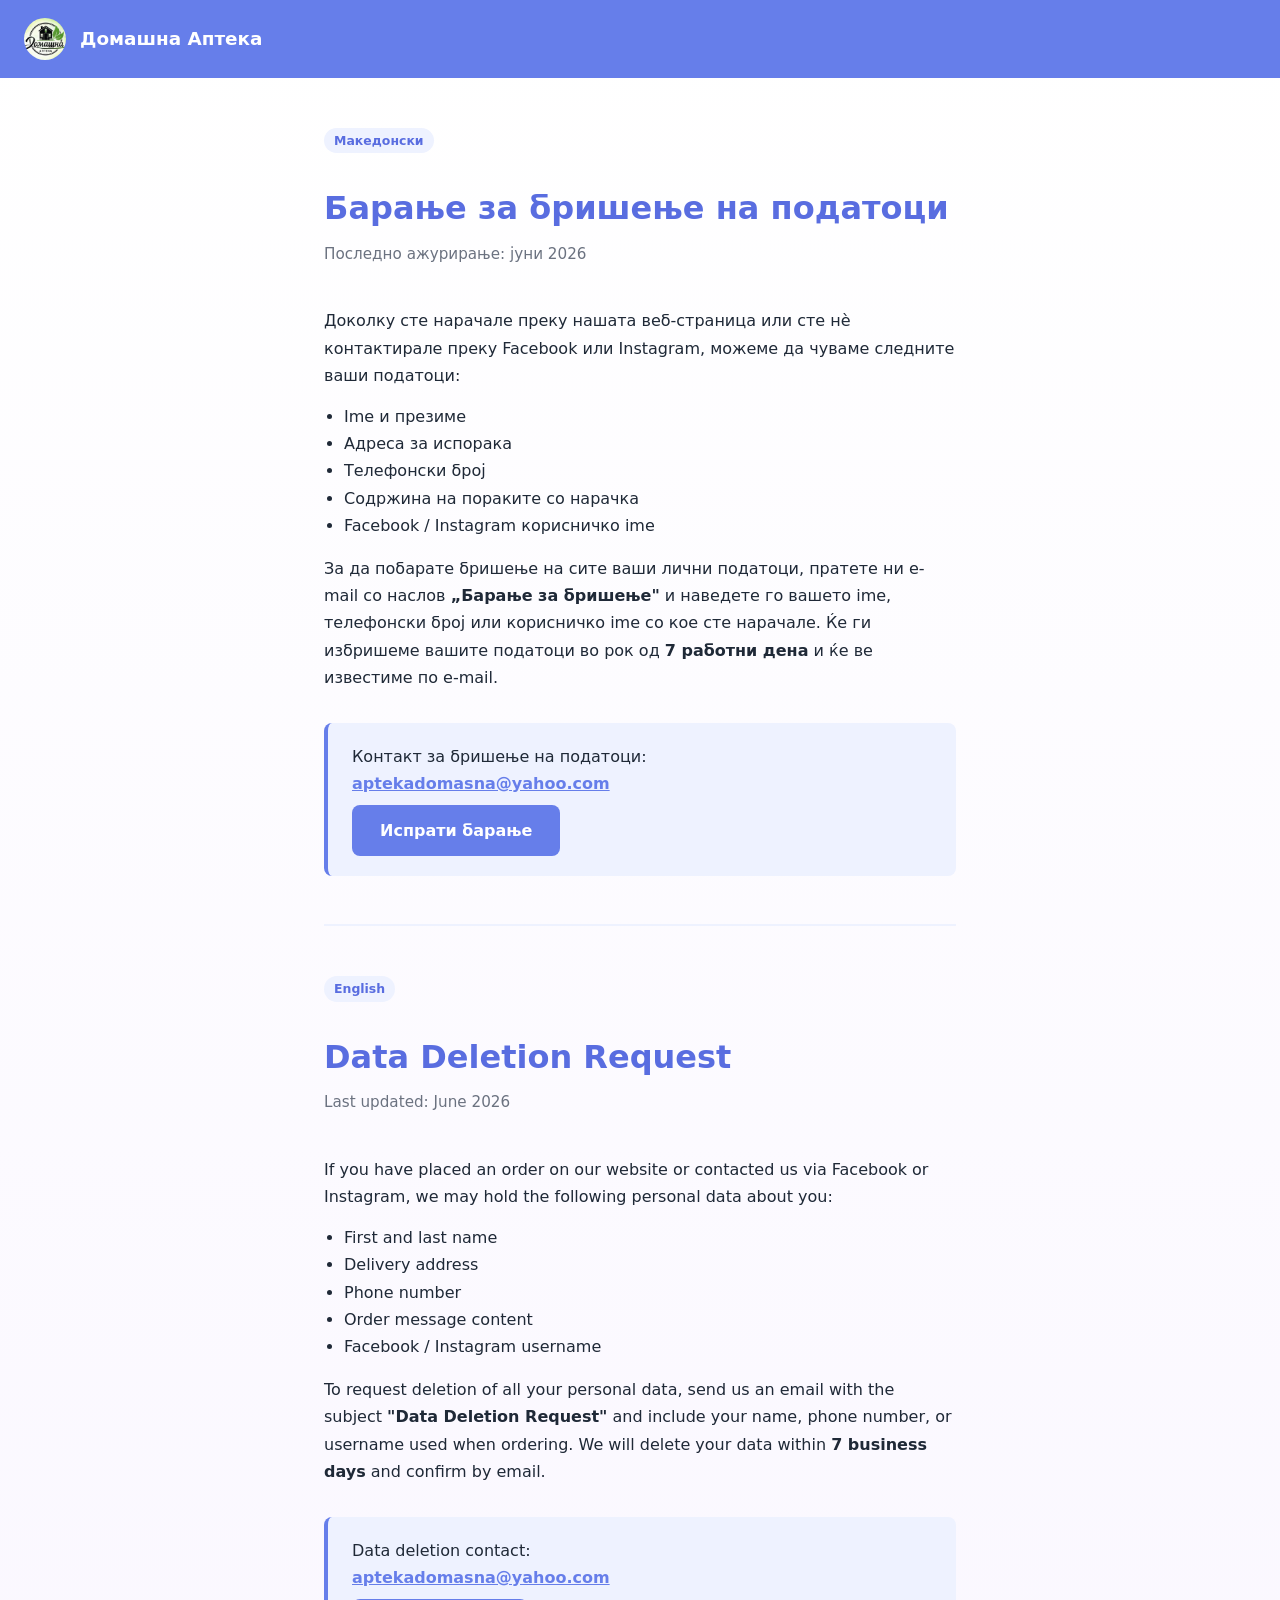
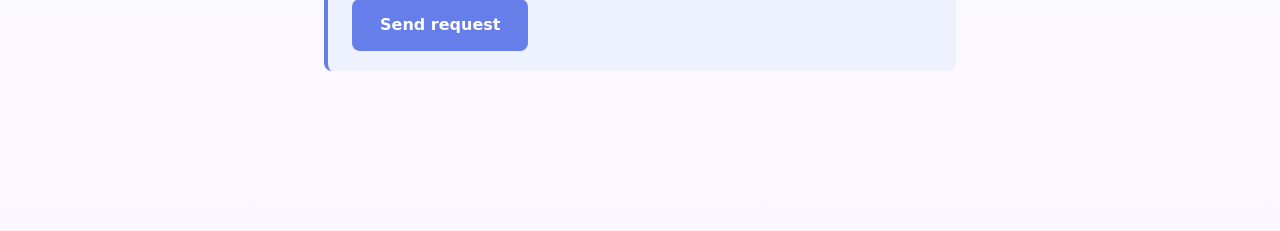
<file: data-deletion.html>
<!DOCTYPE html>
<html lang="mk">
<head>
  <meta charset="UTF-8" />
  <meta name="viewport" content="width=device-width, initial-scale=1" />
  <title>Бришење на податоци – Домашна Аптека</title>
  <link rel="icon" href="Domasnav2/domasna_apteka/domasna_apteka_zeleno_logo.jpg" type="image/jpeg" />
  <style>
    *, *::before, *::after { box-sizing: border-box; margin: 0; padding: 0; }
    :root {
      --brand:      #667eea;
      --brand-dark: #596de0;
      --brand-light:#eef2ff;
      --text:       #1f2937;
      --muted:      #6b7280;
    }
    body {
      font-family: system-ui, -apple-system, Segoe UI, Roboto, Arial, sans-serif;
      color: var(--text);
      background: linear-gradient(180deg, #fff 0%, #faf7ff 100%);
      min-height: 100vh;
      line-height: 1.7;
    }
    header {
      background: var(--brand);
      color: #fff;
      padding: 18px 24px;
      display: flex;
      align-items: center;
      gap: 14px;
    }
    header img { width: 42px; height: 42px; border-radius: 50%; object-fit: cover; }
    header a { color: #fff; text-decoration: none; font-weight: 700; font-size: 1.15rem; }
    .container { max-width: 680px; margin: 48px auto; padding: 0 24px 80px; }
    h1 { font-size: 2rem; font-weight: 800; color: var(--brand-dark); margin-bottom: 6px; }
    .subtitle { color: var(--muted); margin-bottom: 40px; font-size: 0.95rem; }
    h2 { font-size: 1.1rem; font-weight: 700; color: var(--brand-dark); margin: 28px 0 8px; }
    p { margin-bottom: 14px; }
    .card {
      background: var(--brand-light);
      border-left: 4px solid var(--brand);
      border-radius: 8px;
      padding: 20px 24px;
      margin: 32px 0;
    }
    .card p { margin: 0; }
    a { color: var(--brand); }
    .btn {
      display: inline-block;
      margin-top: 8px;
      background: var(--brand);
      color: #fff;
      padding: 12px 28px;
      border-radius: 8px;
      text-decoration: none;
      font-weight: 600;
    }
    .lang-divider { border: none; border-top: 2px solid var(--brand-light); margin: 48px 0; }
    .badge {
      display: inline-block;
      background: var(--brand-light);
      color: var(--brand-dark);
      font-size: .78rem;
      font-weight: 600;
      border-radius: 999px;
      padding: 2px 10px;
      margin-bottom: 28px;
    }
  </style>
</head>
<body>

<header>
  <img src="Domasnav2/domasna_apteka/domasna_apteka_zeleno_logo.jpg" alt="Домашна Аптека лого" />
  <a href="/">Домашна Аптека</a>
</header>

<div class="container">

  <!-- ═══ МАКЕДОНСКИ ═══ -->
  <span class="badge">Македонски</span>
  <h1>Барање за бришење на податоци</h1>
  <p class="subtitle">Последно ажурирање: јуни 2026</p>

  <p>Доколку сте нарачале преку нашата веб-страница или сте нè контактирале преку Facebook или Instagram, можеме да чуваме следните ваши податоци:</p>

  <ul style="margin: 0 0 16px 20px;">
    <li>Ime и презиме</li>
    <li>Адреса за испорака</li>
    <li>Телефонски број</li>
    <li>Содржина на пораките со нарачка</li>
    <li>Facebook / Instagram корисничко ime</li>
  </ul>

  <p>За да побарате бришење на сите ваши лични податоци, пратете ни e-mail со наслов <strong>„Барање за бришење"</strong> и наведете го вашето ime, телефонски број или корисничко ime со кое сте нарачале. Ќе ги избришеме вашите податоци во рок од <strong>7 работни дена</strong> и ќе ве известиме по e-mail.</p>

  <div class="card">
    <p>Контакт за бришење на податоци:<br />
    <strong><a href="mailto:aptekadomasna@yahoo.com?subject=Барање за бришење на податоци">aptekadomasna@yahoo.com</a></strong></p>
    <a class="btn" href="mailto:aptekadomasna@yahoo.com?subject=Барање за бришење на податоци">Испрати барање</a>
  </div>

  <hr class="lang-divider" />

  <!-- ═══ ENGLISH ═══ -->
  <span class="badge">English</span>
  <h1>Data Deletion Request</h1>
  <p class="subtitle">Last updated: June 2026</p>

  <p>If you have placed an order on our website or contacted us via Facebook or Instagram, we may hold the following personal data about you:</p>

  <ul style="margin: 0 0 16px 20px;">
    <li>First and last name</li>
    <li>Delivery address</li>
    <li>Phone number</li>
    <li>Order message content</li>
    <li>Facebook / Instagram username</li>
  </ul>

  <p>To request deletion of all your personal data, send us an email with the subject <strong>"Data Deletion Request"</strong> and include your name, phone number, or username used when ordering. We will delete your data within <strong>7 business days</strong> and confirm by email.</p>

  <div class="card">
    <p>Data deletion contact:<br />
    <strong><a href="mailto:aptekadomasna@yahoo.com?subject=Data Deletion Request">aptekadomasna@yahoo.com</a></strong></p>
    <a class="btn" href="mailto:aptekadomasna@yahoo.com?subject=Data Deletion Request">Send request</a>
  </div>

</div>
</body>
</html>
</file>
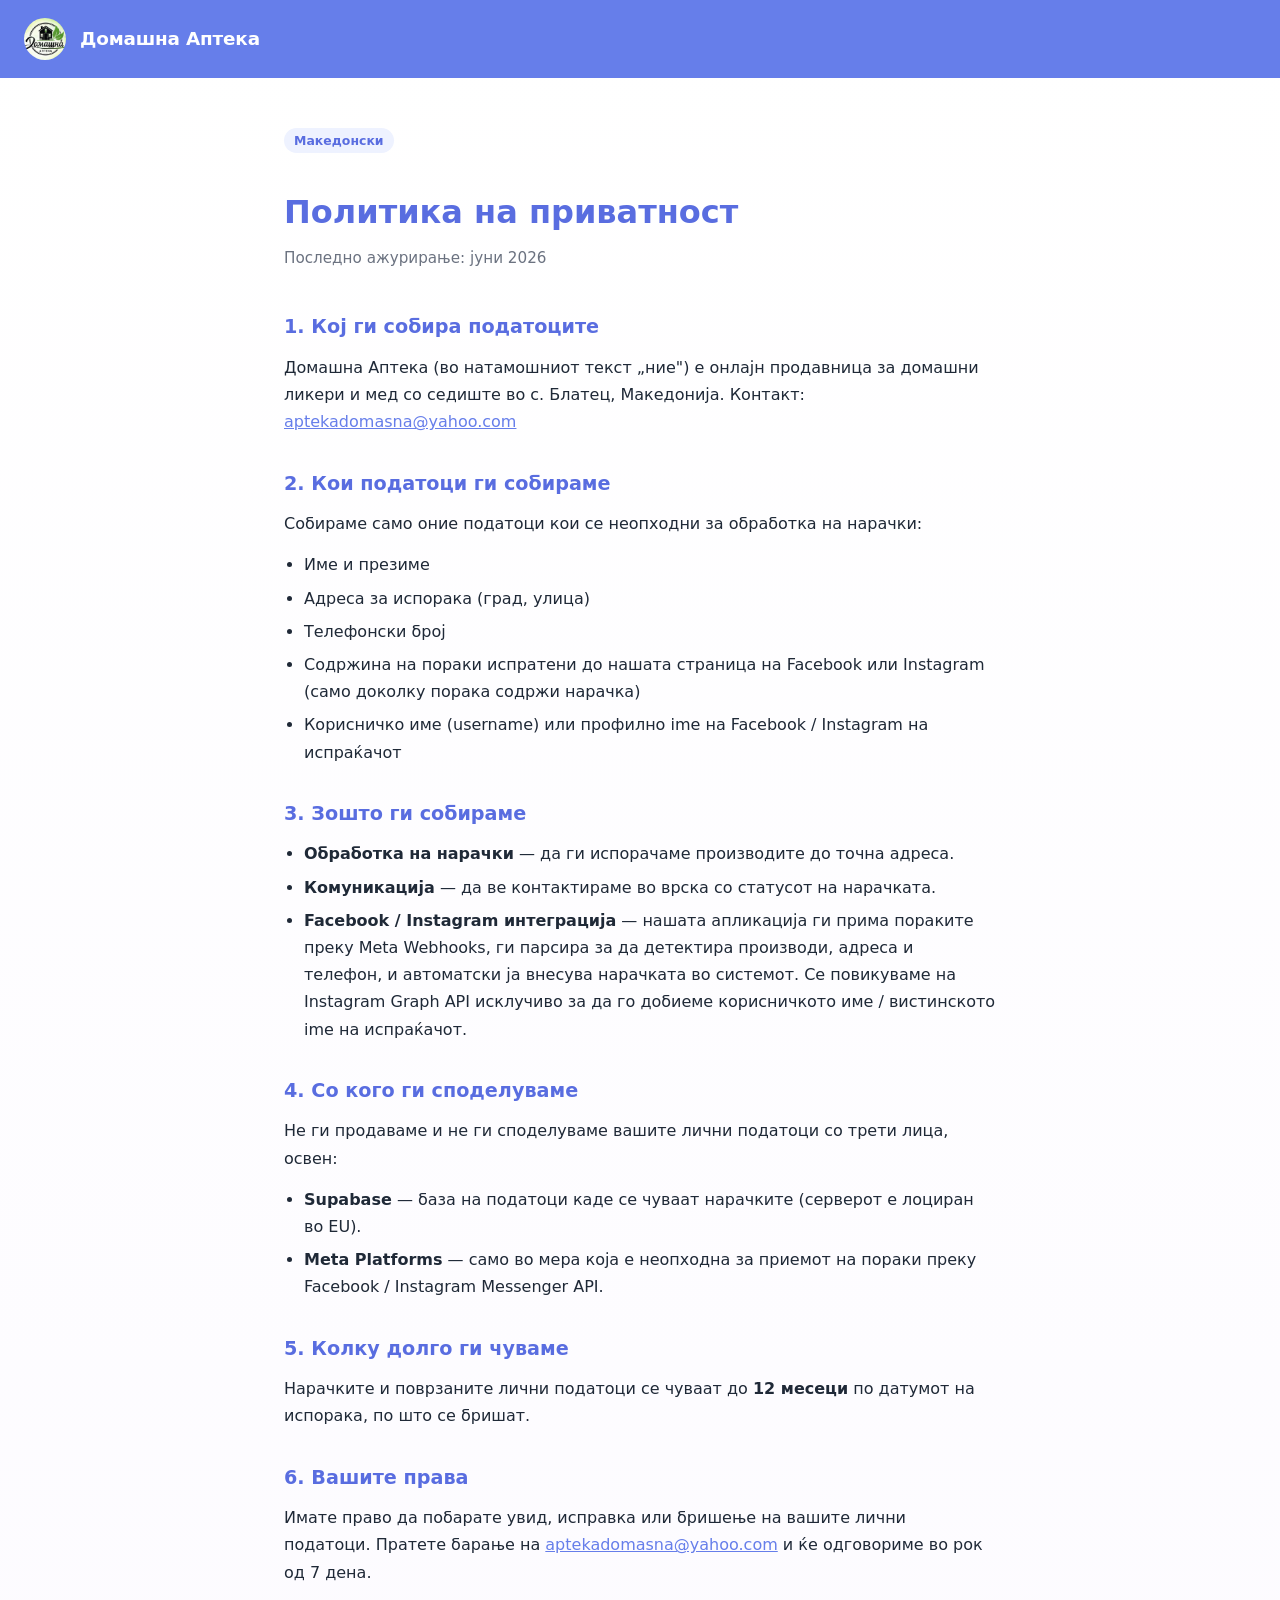
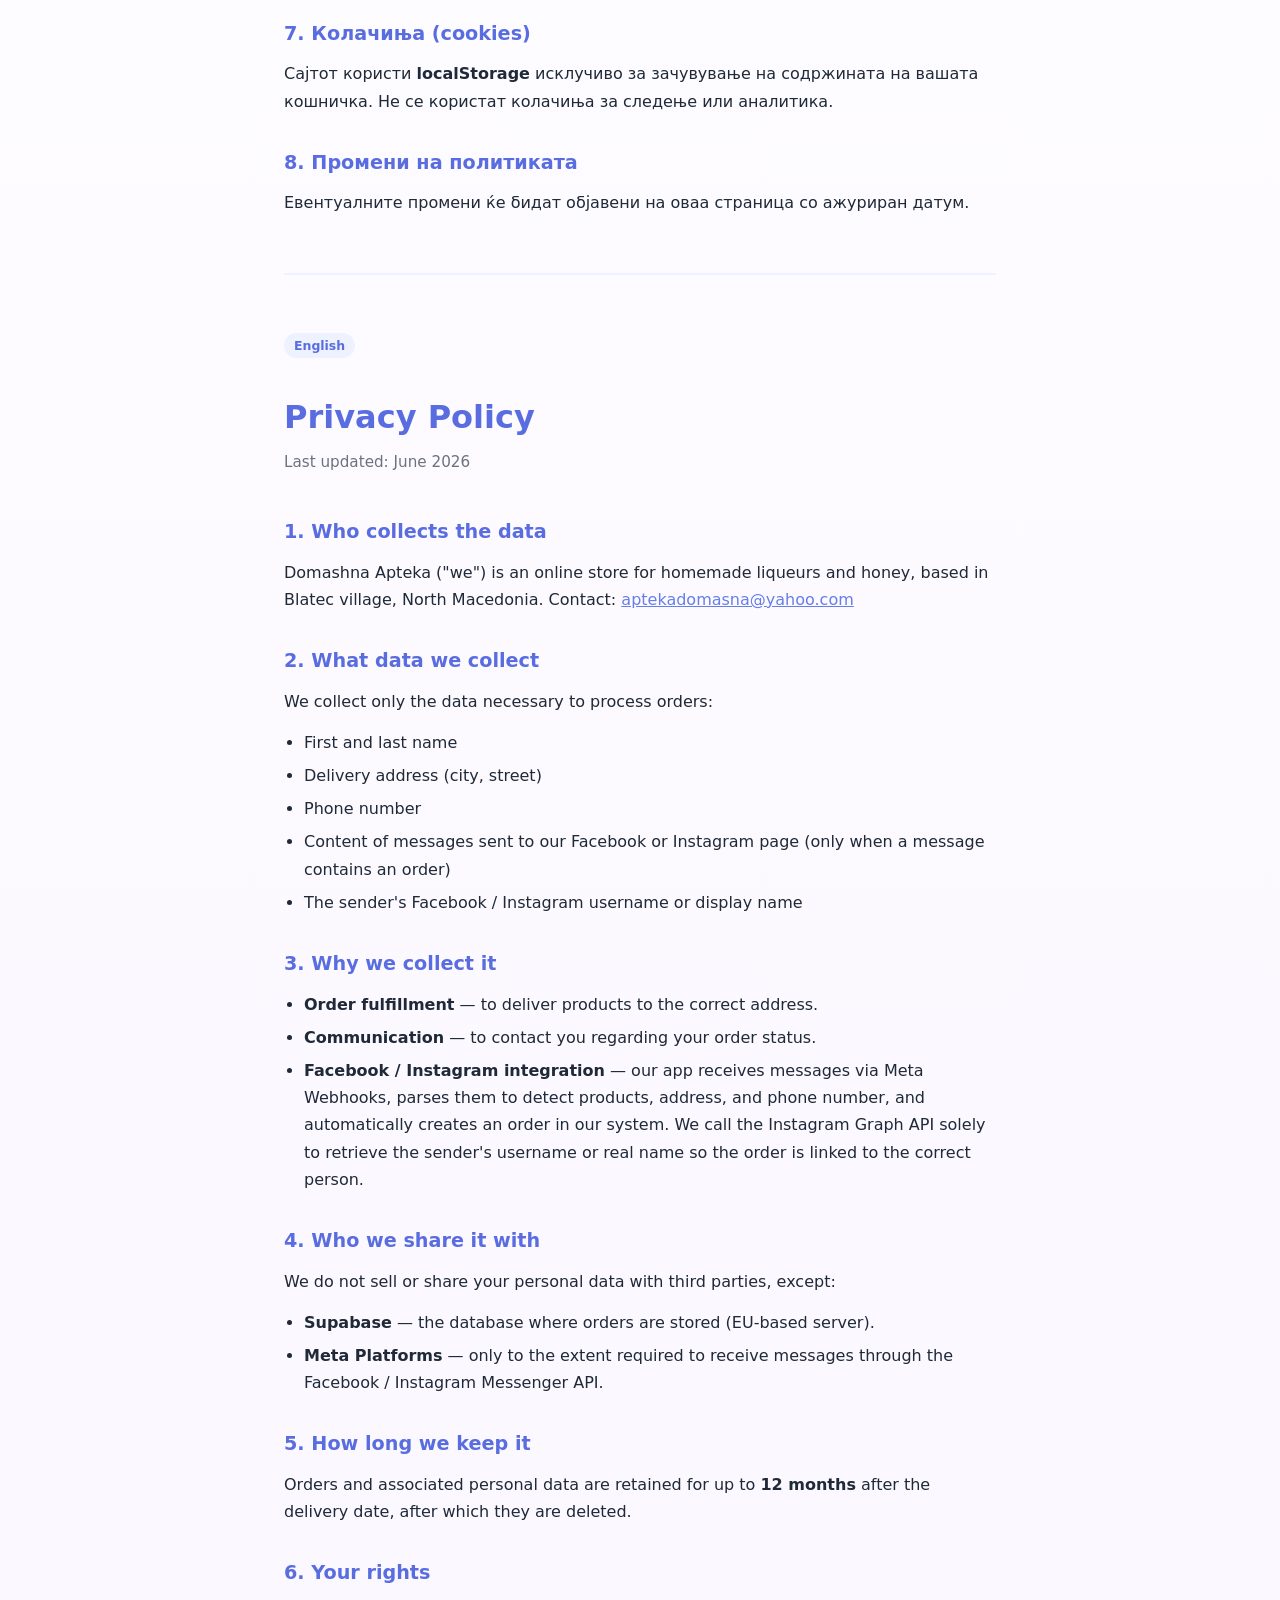
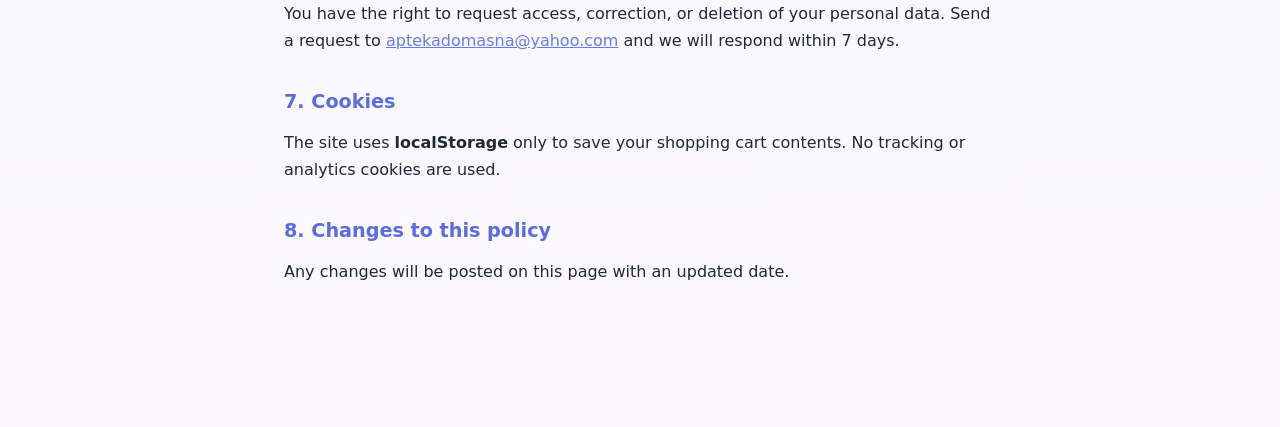
<file: privacy.html>
<!DOCTYPE html>
<html lang="mk">
<head>
  <meta charset="UTF-8" />
  <meta name="viewport" content="width=device-width, initial-scale=1" />
  <title>Политика на приватност – Домашна Аптека</title>
  <link rel="icon" href="Domasnav2/domasna_apteka/domasna_apteka_zeleno_logo.jpg" type="image/jpeg" />
  <style>
    *, *::before, *::after { box-sizing: border-box; margin: 0; padding: 0; }
    :root {
      --brand:       #667eea;
      --brand-dark:  #596de0;
      --brand-light: #eef2ff;
      --text:        #1f2937;
      --muted:       #6b7280;
      --surface:     #ffffff;
      --bg:          #faf7ff;
    }
    body {
      font-family: system-ui, -apple-system, Segoe UI, Roboto, Arial, sans-serif;
      color: var(--text);
      background: linear-gradient(180deg, #fff 0%, var(--bg) 100%);
      min-height: 100vh;
      line-height: 1.7;
    }
    header {
      background: var(--brand);
      color: #fff;
      padding: 18px 24px;
      display: flex;
      align-items: center;
      gap: 14px;
    }
    header img {
      width: 42px;
      height: 42px;
      border-radius: 50%;
      object-fit: cover;
    }
    header a {
      color: #fff;
      text-decoration: none;
      font-weight: 700;
      font-size: 1.15rem;
      letter-spacing: -0.01em;
    }
    .container {
      max-width: 760px;
      margin: 48px auto;
      padding: 0 24px 80px;
    }
    h1 {
      font-size: 2rem;
      font-weight: 800;
      color: var(--brand-dark);
      margin-bottom: 6px;
    }
    .subtitle {
      color: var(--muted);
      margin-bottom: 40px;
      font-size: 0.95rem;
    }
    .lang-divider {
      border: none;
      border-top: 2px solid var(--brand-light);
      margin: 56px 0;
    }
    h2 {
      font-size: 1.2rem;
      font-weight: 700;
      color: var(--brand-dark);
      margin: 32px 0 10px;
    }
    p { margin-bottom: 14px; }
    ul {
      margin: 0 0 14px 20px;
    }
    ul li { margin-bottom: 6px; }
    a { color: var(--brand); }
    .badge {
      display: inline-block;
      background: var(--brand-light);
      color: var(--brand-dark);
      font-size: 0.78rem;
      font-weight: 600;
      border-radius: 999px;
      padding: 2px 10px;
      margin-bottom: 32px;
    }
  </style>
</head>
<body>

<header>
  <img src="Domasnav2/domasna_apteka/domasna_apteka_zeleno_logo.jpg" alt="Домашна Аптека лого" />
  <a href="/">Домашна Аптека</a>
</header>

<div class="container">

  <!-- ═══════════════ МАКЕДОНСКИ ═══════════════ -->
  <span class="badge">Македонски</span>
  <h1>Политика на приватност</h1>
  <p class="subtitle">Последно ажурирање: јуни 2026</p>

  <h2>1. Кој ги собира податоците</h2>
  <p>Домашна Аптека (во натамошниот текст „ние") е онлајн продавница за домашни ликери и мед со седиште во с. Блатец, Македонија. Контакт: <a href="mailto:aptekadomasna@yahoo.com">aptekadomasna@yahoo.com</a></p>

  <h2>2. Кои податоци ги собираме</h2>
  <p>Собираме само оние податоци кои се неопходни за обработка на нарачки:</p>
  <ul>
    <li>Име и презиме</li>
    <li>Адреса за испорака (град, улица)</li>
    <li>Телефонски број</li>
    <li>Содржина на пораки испратени до нашата страница на Facebook или Instagram (само доколку порака содржи нарачка)</li>
    <li>Корисничко име (username) или профилно ime на Facebook / Instagram на испраќачот</li>
  </ul>

  <h2>3. Зошто ги собираме</h2>
  <ul>
    <li><strong>Обработка на нарачки</strong> — да ги испорачаме производите до точна адреса.</li>
    <li><strong>Комуникација</strong> — да ве контактираме во врска со статусот на нарачката.</li>
    <li><strong>Facebook / Instagram интеграција</strong> — нашата апликација ги прима пораките преку Meta Webhooks, ги парсира за да детектира производи, адреса и телефон, и автоматски ја внесува нарачката во системот. Се повикуваме на Instagram Graph API исклучиво за да го добиеме корисничкото име / вистинското ime на испраќачот.</li>
  </ul>

  <h2>4. Со кого ги споделуваме</h2>
  <p>Не ги продаваме и не ги споделуваме вашите лични податоци со трети лица, освен:</p>
  <ul>
    <li><strong>Supabase</strong> — база на податоци каде се чуваат нарачките (серверот е лоциран во EU).</li>
    <li><strong>Meta Platforms</strong> — само во мера која е неопходна за приемот на пораки преку Facebook / Instagram Messenger API.</li>
  </ul>

  <h2>5. Колку долго ги чуваме</h2>
  <p>Нарачките и поврзаните лични податоци се чуваат до <strong>12 месеци</strong> по датумот на испорака, по што се бришат.</p>

  <h2>6. Вашите права</h2>
  <p>Имате право да побарате увид, исправка или бришење на вашите лични податоци. Пратете барање на <a href="mailto:aptekadomasna@yahoo.com">aptekadomasna@yahoo.com</a> и ќе одговориме во рок од 7 дена.</p>

  <h2>7. Колачиња (cookies)</h2>
  <p>Сајтот користи <strong>localStorage</strong> исклучиво за зачувување на содржината на вашата кошничка. Не се користат колачиња за следење или аналитика.</p>

  <h2>8. Промени на политиката</h2>
  <p>Евентуалните промени ќе бидат објавени на оваа страница со ажуриран датум.</p>

  <hr class="lang-divider" />

  <!-- ═══════════════ ENGLISH ═══════════════ -->
  <span class="badge">English</span>
  <h1>Privacy Policy</h1>
  <p class="subtitle">Last updated: June 2026</p>

  <h2>1. Who collects the data</h2>
  <p>Domashna Apteka ("we") is an online store for homemade liqueurs and honey, based in Blatec village, North Macedonia. Contact: <a href="mailto:aptekadomasna@yahoo.com">aptekadomasna@yahoo.com</a></p>

  <h2>2. What data we collect</h2>
  <p>We collect only the data necessary to process orders:</p>
  <ul>
    <li>First and last name</li>
    <li>Delivery address (city, street)</li>
    <li>Phone number</li>
    <li>Content of messages sent to our Facebook or Instagram page (only when a message contains an order)</li>
    <li>The sender's Facebook / Instagram username or display name</li>
  </ul>

  <h2>3. Why we collect it</h2>
  <ul>
    <li><strong>Order fulfillment</strong> — to deliver products to the correct address.</li>
    <li><strong>Communication</strong> — to contact you regarding your order status.</li>
    <li><strong>Facebook / Instagram integration</strong> — our app receives messages via Meta Webhooks, parses them to detect products, address, and phone number, and automatically creates an order in our system. We call the Instagram Graph API solely to retrieve the sender's username or real name so the order is linked to the correct person.</li>
  </ul>

  <h2>4. Who we share it with</h2>
  <p>We do not sell or share your personal data with third parties, except:</p>
  <ul>
    <li><strong>Supabase</strong> — the database where orders are stored (EU-based server).</li>
    <li><strong>Meta Platforms</strong> — only to the extent required to receive messages through the Facebook / Instagram Messenger API.</li>
  </ul>

  <h2>5. How long we keep it</h2>
  <p>Orders and associated personal data are retained for up to <strong>12 months</strong> after the delivery date, after which they are deleted.</p>

  <h2>6. Your rights</h2>
  <p>You have the right to request access, correction, or deletion of your personal data. Send a request to <a href="mailto:aptekadomasna@yahoo.com">aptekadomasna@yahoo.com</a> and we will respond within 7 days.</p>

  <h2>7. Cookies</h2>
  <p>The site uses <strong>localStorage</strong> only to save your shopping cart contents. No tracking or analytics cookies are used.</p>

  <h2>8. Changes to this policy</h2>
  <p>Any changes will be posted on this page with an updated date.</p>

</div>
</body>
</html>
</file>
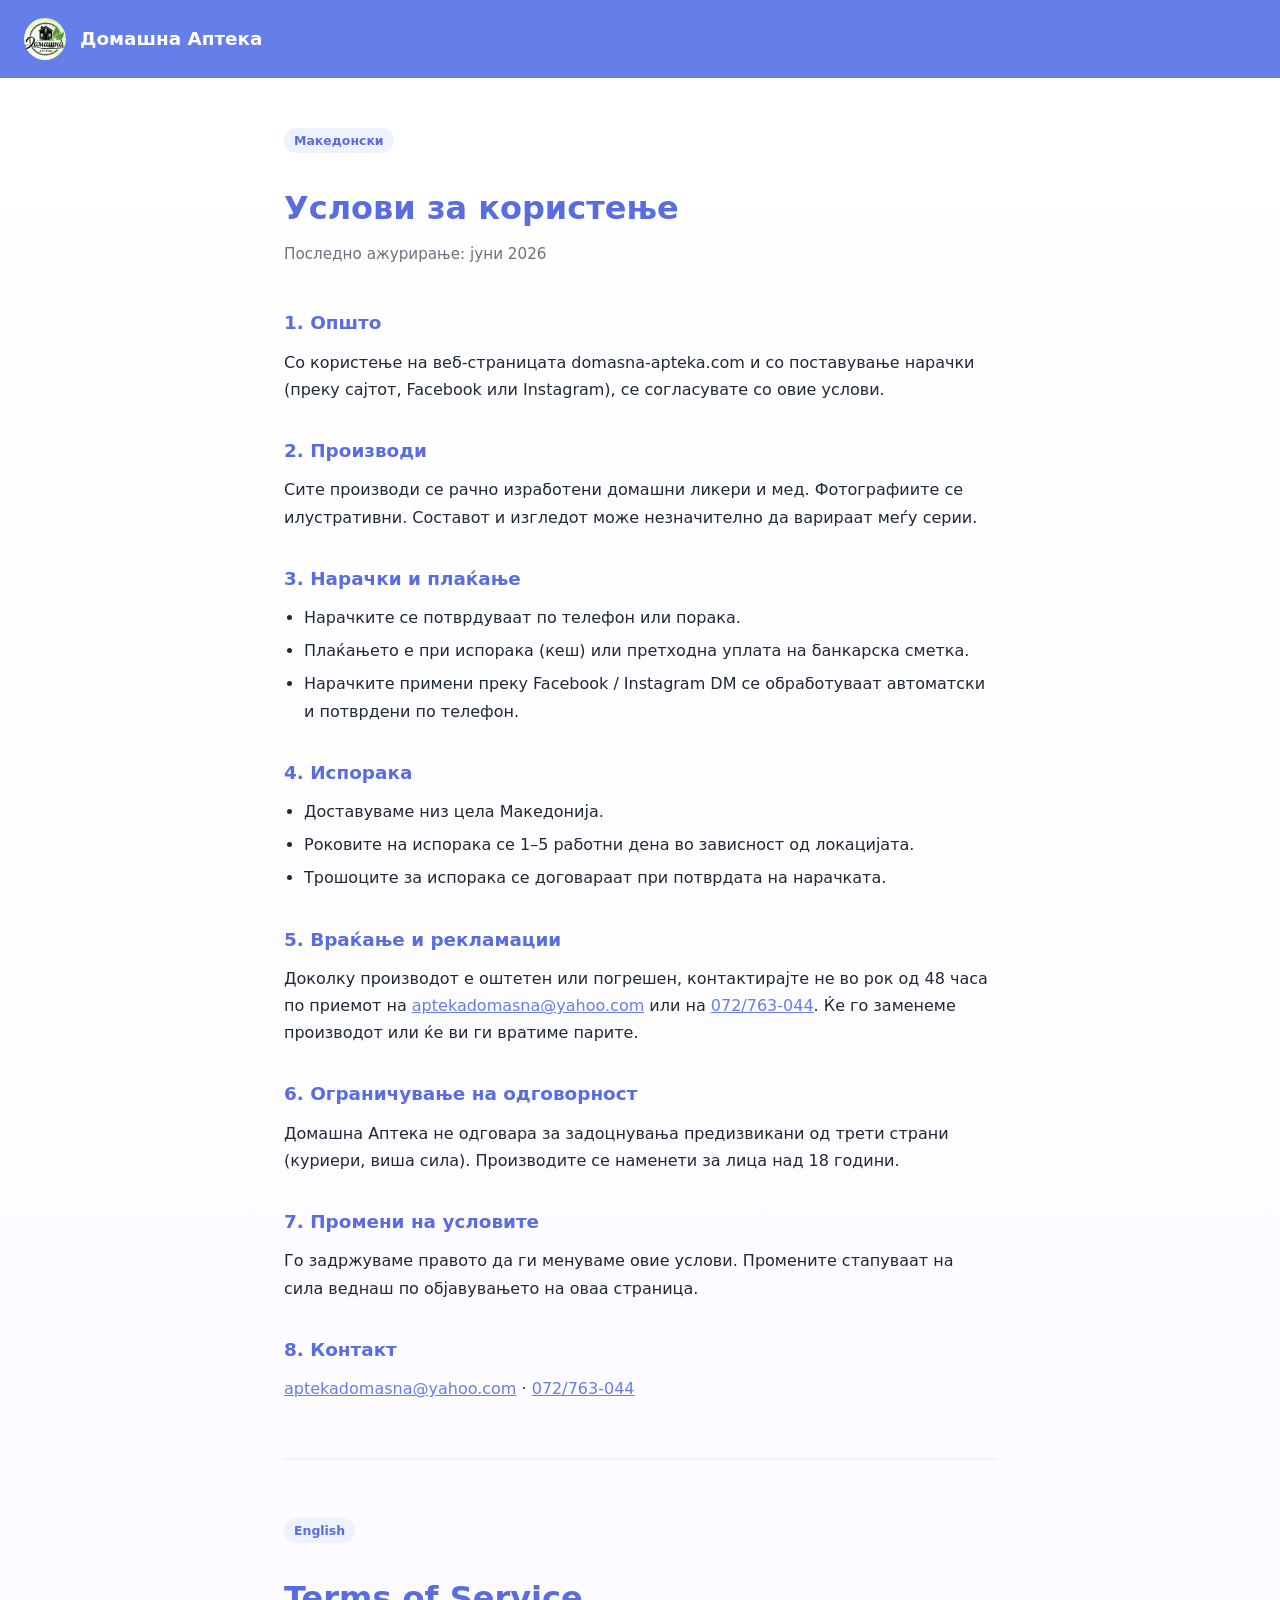
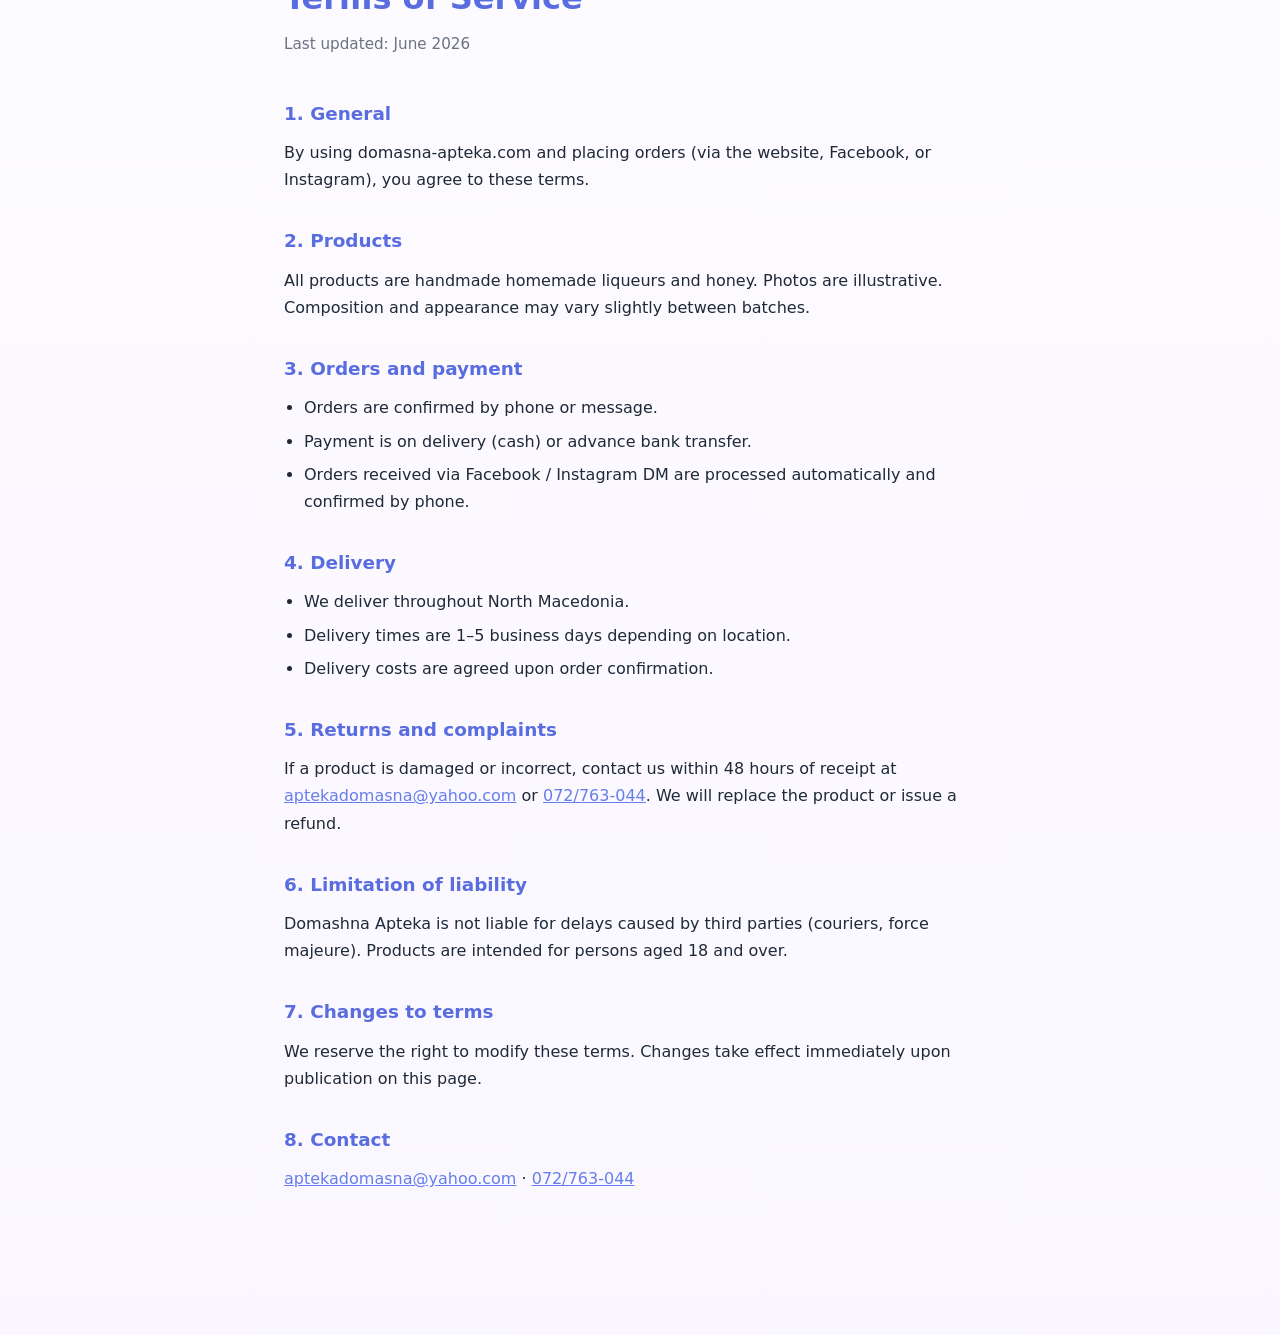
<file: terms.html>
<!DOCTYPE html>
<html lang="mk">
<head>
  <meta charset="UTF-8" />
  <meta name="viewport" content="width=device-width, initial-scale=1" />
  <title>Услови за користење – Домашна Аптека</title>
  <link rel="icon" href="Domasnav2/domasna_apteka/domasna_apteka_zeleno_logo.jpg" type="image/jpeg" />
  <style>
    *, *::before, *::after { box-sizing: border-box; margin: 0; padding: 0; }
    :root {
      --brand:      #667eea;
      --brand-dark: #596de0;
      --brand-light:#eef2ff;
      --text:       #1f2937;
      --muted:      #6b7280;
    }
    body {
      font-family: system-ui, -apple-system, Segoe UI, Roboto, Arial, sans-serif;
      color: var(--text);
      background: linear-gradient(180deg, #fff 0%, #faf7ff 100%);
      min-height: 100vh;
      line-height: 1.7;
    }
    header {
      background: var(--brand);
      color: #fff;
      padding: 18px 24px;
      display: flex;
      align-items: center;
      gap: 14px;
    }
    header img { width: 42px; height: 42px; border-radius: 50%; object-fit: cover; }
    header a { color: #fff; text-decoration: none; font-weight: 700; font-size: 1.15rem; }
    .container { max-width: 760px; margin: 48px auto; padding: 0 24px 80px; }
    h1 { font-size: 2rem; font-weight: 800; color: var(--brand-dark); margin-bottom: 6px; }
    .subtitle { color: var(--muted); margin-bottom: 40px; font-size: .95rem; }
    h2 { font-size: 1.15rem; font-weight: 700; color: var(--brand-dark); margin: 32px 0 10px; }
    p { margin-bottom: 14px; }
    ul { margin: 0 0 14px 20px; }
    ul li { margin-bottom: 6px; }
    a { color: var(--brand); }
    .lang-divider { border: none; border-top: 2px solid var(--brand-light); margin: 56px 0; }
    .badge {
      display: inline-block;
      background: var(--brand-light);
      color: var(--brand-dark);
      font-size: .78rem;
      font-weight: 600;
      border-radius: 999px;
      padding: 2px 10px;
      margin-bottom: 28px;
    }
  </style>
</head>
<body>

<header>
  <img src="Domasnav2/domasna_apteka/domasna_apteka_zeleno_logo.jpg" alt="Домашна Аптека лого" />
  <a href="/">Домашна Аптека</a>
</header>

<div class="container">

  <!-- ═══ МАКЕДОНСКИ ═══ -->
  <span class="badge">Македонски</span>
  <h1>Услови за користење</h1>
  <p class="subtitle">Последно ажурирање: јуни 2026</p>

  <h2>1. Општо</h2>
  <p>Со користење на веб-страницата domasna-apteka.com и со поставување нарачки (преку сајтот, Facebook или Instagram), се согласувате со овие услови.</p>

  <h2>2. Производи</h2>
  <p>Сите производи се рачно изработени домашни ликери и мед. Фотографиите се илустративни. Составот и изгледот може незначително да варираат меѓу серии.</p>

  <h2>3. Нарачки и плаќање</h2>
  <ul>
    <li>Нарачките се потврдуваат по телефон или порака.</li>
    <li>Плаќањето е при испорака (кеш) или претходна уплата на банкарска сметка.</li>
    <li>Нарачките примени преку Facebook / Instagram DM се обработуваат автоматски и потврдени по телефон.</li>
  </ul>

  <h2>4. Испорака</h2>
  <ul>
    <li>Доставуваме низ цела Македонија.</li>
    <li>Роковите на испорака се 1–5 работни дена во зависност од локацијата.</li>
    <li>Трошоците за испорака се договараат при потврдата на нарачката.</li>
  </ul>

  <h2>5. Враќање и рекламации</h2>
  <p>Доколку производот е оштетен или погрешен, контактирајте не во рок од 48 часа по приемот на <a href="mailto:aptekadomasna@yahoo.com">aptekadomasna@yahoo.com</a> или на <a href="tel:+38972763044">072/763-044</a>. Ќе го заменеме производот или ќе ви ги вратиме парите.</p>

  <h2>6. Ограничување на одговорност</h2>
  <p>Домашна Аптека не одговара за задоцнувања предизвикани од трети страни (куриери, виша сила). Производите се наменети за лица над 18 години.</p>

  <h2>7. Промени на условите</h2>
  <p>Го задржуваме правото да ги менуваме овие услови. Промените стапуваат на сила веднаш по објавувањето на оваа страница.</p>

  <h2>8. Контакт</h2>
  <p><a href="mailto:aptekadomasna@yahoo.com">aptekadomasna@yahoo.com</a> · <a href="tel:+38972763044">072/763-044</a></p>

  <hr class="lang-divider" />

  <!-- ═══ ENGLISH ═══ -->
  <span class="badge">English</span>
  <h1>Terms of Service</h1>
  <p class="subtitle">Last updated: June 2026</p>

  <h2>1. General</h2>
  <p>By using domasna-apteka.com and placing orders (via the website, Facebook, or Instagram), you agree to these terms.</p>

  <h2>2. Products</h2>
  <p>All products are handmade homemade liqueurs and honey. Photos are illustrative. Composition and appearance may vary slightly between batches.</p>

  <h2>3. Orders and payment</h2>
  <ul>
    <li>Orders are confirmed by phone or message.</li>
    <li>Payment is on delivery (cash) or advance bank transfer.</li>
    <li>Orders received via Facebook / Instagram DM are processed automatically and confirmed by phone.</li>
  </ul>

  <h2>4. Delivery</h2>
  <ul>
    <li>We deliver throughout North Macedonia.</li>
    <li>Delivery times are 1–5 business days depending on location.</li>
    <li>Delivery costs are agreed upon order confirmation.</li>
  </ul>

  <h2>5. Returns and complaints</h2>
  <p>If a product is damaged or incorrect, contact us within 48 hours of receipt at <a href="mailto:aptekadomasna@yahoo.com">aptekadomasna@yahoo.com</a> or <a href="tel:+38972763044">072/763-044</a>. We will replace the product or issue a refund.</p>

  <h2>6. Limitation of liability</h2>
  <p>Domashna Apteka is not liable for delays caused by third parties (couriers, force majeure). Products are intended for persons aged 18 and over.</p>

  <h2>7. Changes to terms</h2>
  <p>We reserve the right to modify these terms. Changes take effect immediately upon publication on this page.</p>

  <h2>8. Contact</h2>
  <p><a href="mailto:aptekadomasna@yahoo.com">aptekadomasna@yahoo.com</a> · <a href="tel:+38972763044">072/763-044</a></p>

</div>
</body>
</html>
</file>
